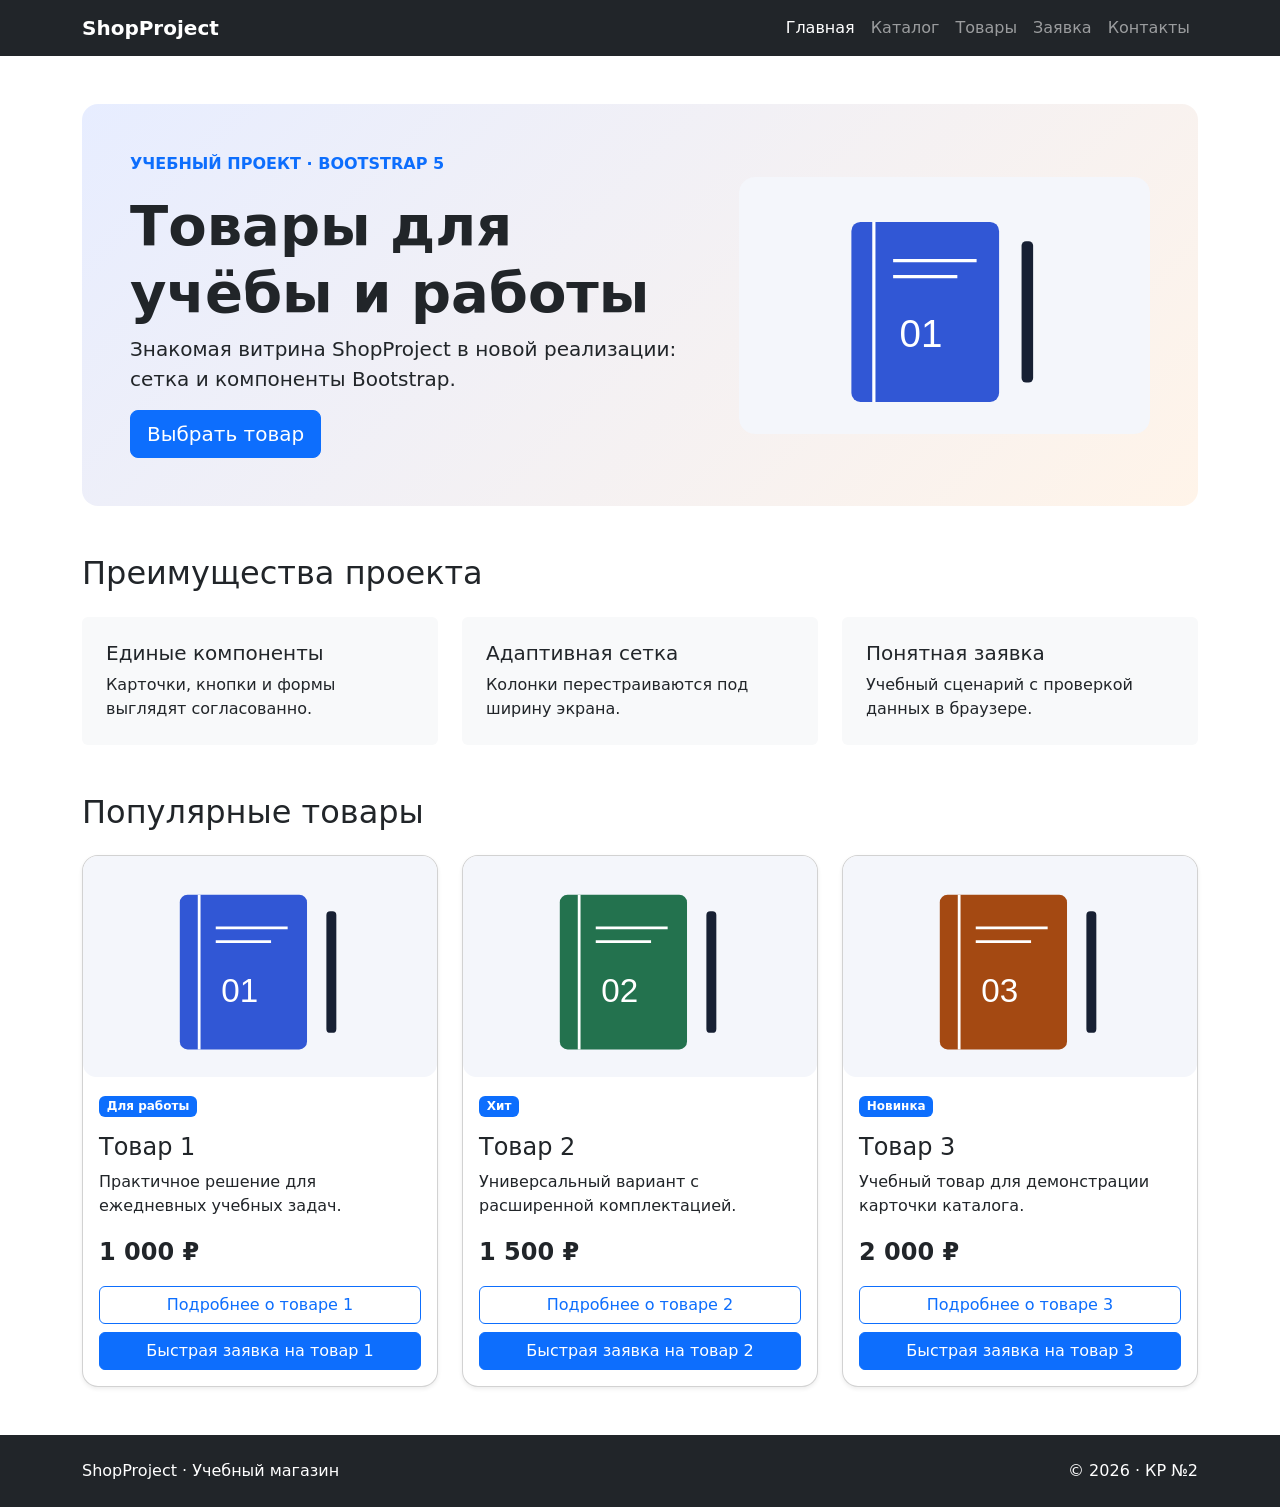
<file: index.html>
<!DOCTYPE html>
<html lang="ru">
  <head>
    <meta charset="UTF-8">
    <meta name="viewport" content="width=device-width, initial-scale=1.0">
    <meta name="description" content="Главная: учебный магазин ShopProject на Bootstrap.">
    <title>Главная — ShopProject Bootstrap</title>
    <link rel="stylesheet" href="vendor/bootstrap/css/bootstrap.min.css">
    <link rel="stylesheet" href="css/custom.css">
  </head>
  <body>
    <header>
      <nav class="navbar navbar-expand-lg bg-dark navbar-dark">
        <div class="container">
          <a class="navbar-brand fw-bold" href="index.html">ShopProject</a>
          <button class="navbar-toggler" type="button" data-bs-toggle="collapse" data-bs-target="#mainNavbar" aria-controls="mainNavbar" aria-expanded="false" aria-label="Открыть меню">
            <span class="navbar-toggler-icon"></span>
          </button>
          <div class="collapse navbar-collapse" id="mainNavbar">
            <ul class="navbar-nav ms-auto">
              <li class="nav-item">
                <a class="nav-link active" href="index.html" aria-current="page">Главная</a>
              </li>
              <li class="nav-item">
                <a class="nav-link" href="catalog.html">Каталог</a>
              </li>
              <li class="nav-item">
                <a class="nav-link" href="product.html">Товары</a>
              </li>
              <li class="nav-item">
                <a class="nav-link" href="order.html">Заявка</a>
              </li>
              <li class="nav-item">
                <a class="nav-link" href="contacts.html">Контакты</a>
              </li>
            </ul>
          </div>
        </div>
      </nav>
    </header>
    <main class="container my-5">
      <section class="hero p-4 p-lg-5 rounded-4 mb-5">
        <div class="row g-4 align-items-center">
          <div class="col-12 col-md-7">
            <p class="text-primary fw-bold text-uppercase">Учебный проект · Bootstrap 5</p>
            <h1 class="display-4 fw-bold">Товары для учёбы и работы</h1>
            <p class="lead">Знакомая витрина ShopProject в новой реализации: сетка и компоненты Bootstrap.</p>
            <a class="btn btn-primary btn-lg" href="#popular">Выбрать товар</a>
          </div>
          <div class="col-12 col-md-5">
            <img src="images/product-1.svg" class="img-fluid rounded-4" width="640" height="400" alt="Блокнот и ручка из учебного набора">
          </div>
        </div>
      </section>
      <section class="mb-5" id="about">
        <h2 class="mb-4">Преимущества проекта</h2>
        <div class="row g-4">
          <div class="col-12 col-md-4">
            <div class="bg-light p-4 rounded h-100">
              <h3 class="h5">Единые компоненты</h3>
              <p class="mb-0">Карточки, кнопки и формы выглядят согласованно.</p>
            </div>
          </div>
          <div class="col-12 col-md-4">
            <div class="bg-light p-4 rounded h-100">
              <h3 class="h5">Адаптивная сетка</h3>
              <p class="mb-0">Колонки перестраиваются под ширину экрана.</p>
            </div>
          </div>
          <div class="col-12 col-md-4">
            <div class="bg-light p-4 rounded h-100">
              <h3 class="h5">Понятная заявка</h3>
              <p class="mb-0">Учебный сценарий с проверкой данных в браузере.</p>
            </div>
          </div>
        </div>
      </section>
      <section id="popular">
        <h2 class="mb-4">Популярные товары</h2>
        <div class="row g-4">
          <div class="col-12 col-md-6 col-lg-4">
            <article class="card h-100 shadow-sm">
              <img src="images/product-1.svg" class="card-img-top" width="640" height="400" alt="Учебный товар 1: набор блокнотов">
              <div class="card-body d-flex flex-column">
                <p>
                  <span class="badge text-bg-primary">Для работы</span>
                </p>
                <h3 class="h4 card-title">Товар 1</h3>
                <p class="card-text">Практичное решение для ежедневных учебных задач.</p>
                <p class="fs-4 fw-bold">1 000 ₽</p>
                <div class="mt-auto d-grid gap-2">
                  <a class="btn btn-outline-primary" href="product.html#product-1">Подробнее о товаре 1</a>
                  <button class="btn btn-primary" type="button" data-bs-toggle="modal" data-bs-target="#orderModal" data-product="1">Быстрая заявка на товар 1</button>
                </div>
              </div>
            </article>
          </div>
          <div class="col-12 col-md-6 col-lg-4">
            <article class="card h-100 shadow-sm">
              <img src="images/product-2.svg" class="card-img-top" width="640" height="400" alt="Учебный товар 2: набор блокнотов">
              <div class="card-body d-flex flex-column">
                <p>
                  <span class="badge text-bg-primary">Хит</span>
                </p>
                <h3 class="h4 card-title">Товар 2</h3>
                <p class="card-text">Универсальный вариант с расширенной комплектацией.</p>
                <p class="fs-4 fw-bold">1 500 ₽</p>
                <div class="mt-auto d-grid gap-2">
                  <a class="btn btn-outline-primary" href="product.html#product-2">Подробнее о товаре 2</a>
                  <button class="btn btn-primary" type="button" data-bs-toggle="modal" data-bs-target="#orderModal" data-product="2">Быстрая заявка на товар 2</button>
                </div>
              </div>
            </article>
          </div>
          <div class="col-12 col-md-6 col-lg-4">
            <article class="card h-100 shadow-sm">
              <img src="images/product-3.svg" class="card-img-top" width="640" height="400" alt="Учебный товар 3: набор блокнотов">
              <div class="card-body d-flex flex-column">
                <p>
                  <span class="badge text-bg-primary">Новинка</span>
                </p>
                <h3 class="h4 card-title">Товар 3</h3>
                <p class="card-text">Учебный товар для демонстрации карточки каталога.</p>
                <p class="fs-4 fw-bold">2 000 ₽</p>
                <div class="mt-auto d-grid gap-2">
                  <a class="btn btn-outline-primary" href="product.html#product-3">Подробнее о товаре 3</a>
                  <button class="btn btn-primary" type="button" data-bs-toggle="modal" data-bs-target="#orderModal" data-product="3">Быстрая заявка на товар 3</button>
                </div>
              </div>
            </article>
          </div>
        </div>
      </section>
    </main>
    <footer class="bg-dark text-white py-4">
      <div class="container d-flex flex-column flex-md-row justify-content-between gap-2">
        <span>ShopProject · Учебный магазин</span>
        <span>© 2026 · КР №2</span>
      </div>
    </footer>
    <div class="modal fade" id="orderModal" tabindex="-1" aria-labelledby="orderModalLabel" aria-hidden="true">
      <div class="modal-dialog modal-dialog-centered modal-dialog-scrollable">
        <div class="modal-content">
          <div class="modal-header">
            <h2 class="modal-title fs-5" id="orderModalLabel">Быстрая заявка</h2>
            <button class="btn-close" type="button" data-bs-dismiss="modal" aria-label="Закрыть окно"></button>
          </div>
          <div class="modal-body">
            <p class="text-body-secondary">Учебная форма: данные никуда не отправляются.</p>
            <form class="order-form" id="quick-form" novalidate>
              <div class="row g-3">
                <div class="col-12">
                  <label class="form-label" for="quick-product">Товар</label>
                  <select class="form-select" id="quick-product" name="product" required>
                    <option value="1">Товар 1 — 1 000 ₽</option>
                    <option value="2">Товар 2 — 1 500 ₽</option>
                    <option value="3">Товар 3 — 2 000 ₽</option>
                  </select>
                </div>
                <div class="col-12 col-md-6">
                  <label class="form-label" for="quick-name">Имя</label>
                  <input class="form-control" id="quick-name" name="name" autocomplete="given-name" minlength="2" required>
                  <div class="invalid-feedback">Введите имя, не менее двух символов.</div>
                </div>
                <div class="col-12 col-md-6">
                  <label class="form-label" for="quick-email">E-mail</label>
                  <input class="form-control" type="email" id="quick-email" name="email" autocomplete="email" required>
                  <div class="invalid-feedback">Введите корректный e-mail.</div>
                </div>
                <div class="col-12 col-md-6">
                  <label class="form-label" for="quick-phone">Телефон</label>
                  <div class="input-group">
                    <span class="input-group-text" id="quick-code">+7</span>
                    <input class="form-control" type="tel" inputmode="numeric" id="quick-phone" name="phone" pattern="[0-9]{10}" aria-describedby="quick-code quick-phone-help" required>
                  </div>
                  <div class="form-text" id="quick-phone-help">10 цифр без +7, например 9000000000.</div>
                </div>
                <div class="col-12 col-md-6">
                  <label class="form-label" for="quick-quantity">Количество</label>
                  <input class="form-control" id="quick-quantity" name="quantity" type="number" value="1" min="1" max="10" required>
                </div>
                <div class="col-12">
                  <label class="form-label" for="quick-comment">Комментарий</label>
                  <textarea class="form-control" id="quick-comment" name="comment" rows="3"></textarea>
                </div>
                <div class="col-12">
                  <div class="form-check">
                    <input class="form-check-input" type="checkbox" id="quick-agreement" name="agreement" required>
                    <label class="form-check-label" for="quick-agreement">Согласен на обработку данных</label>
                    <div class="invalid-feedback">Необходимо согласие.</div>
                  </div>
                </div>
              </div>
              <div class="d-flex flex-wrap gap-2 mt-4">
                <button type="submit" class="btn btn-primary">Проверить заявку</button>
                <button type="button" class="btn btn-secondary" data-bs-dismiss="modal">Отмена</button>
              </div>
              <p class="alert alert-success mt-3 mb-0" role="status" hidden>Заявка проверена. Данные не отправлены.</p>
            </form>
          </div>
        </div>
      </div>
    </div>
    <script src="vendor/bootstrap/js/bootstrap.bundle.min.js"></script>
    <script src="js/main.js"></script>
  </body>
</html>
</file>
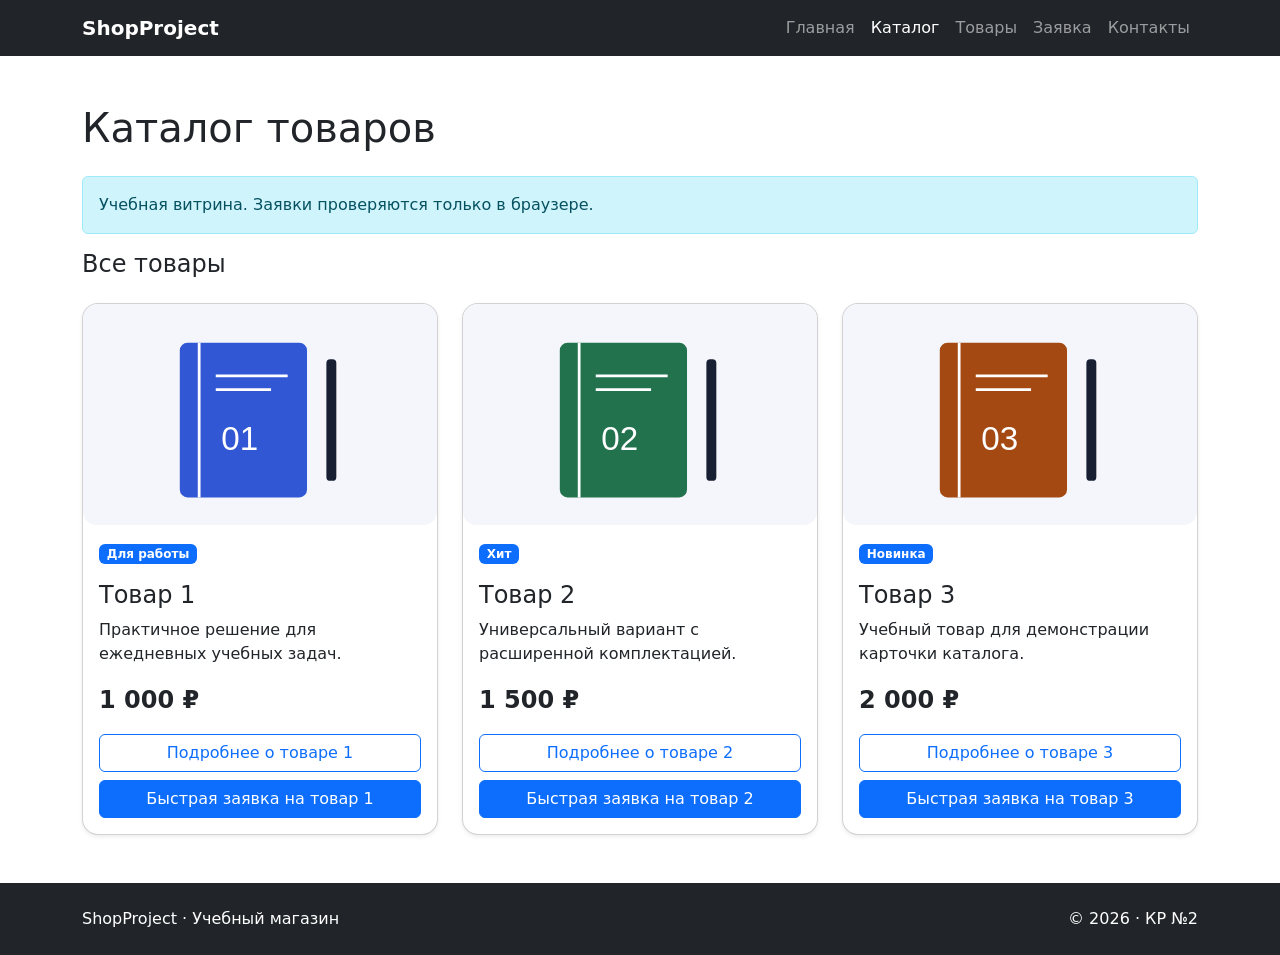
<file: catalog.html>
<!DOCTYPE html>
<html lang="ru">
  <head>
    <meta charset="UTF-8">
    <meta name="viewport" content="width=device-width, initial-scale=1.0">
    <meta name="description" content="Каталог: учебный магазин ShopProject на Bootstrap.">
    <title>Каталог — ShopProject Bootstrap</title>
    <link rel="stylesheet" href="vendor/bootstrap/css/bootstrap.min.css">
    <link rel="stylesheet" href="css/custom.css">
  </head>
  <body>
    <header>
      <nav class="navbar navbar-expand-lg bg-dark navbar-dark">
        <div class="container">
          <a class="navbar-brand fw-bold" href="index.html">ShopProject</a>
          <button class="navbar-toggler" type="button" data-bs-toggle="collapse" data-bs-target="#mainNavbar" aria-controls="mainNavbar" aria-expanded="false" aria-label="Открыть меню">
            <span class="navbar-toggler-icon"></span>
          </button>
          <div class="collapse navbar-collapse" id="mainNavbar">
            <ul class="navbar-nav ms-auto">
              <li class="nav-item">
                <a class="nav-link" href="index.html">Главная</a>
              </li>
              <li class="nav-item">
                <a class="nav-link active" href="catalog.html" aria-current="page">Каталог</a>
              </li>
              <li class="nav-item">
                <a class="nav-link" href="product.html">Товары</a>
              </li>
              <li class="nav-item">
                <a class="nav-link" href="order.html">Заявка</a>
              </li>
              <li class="nav-item">
                <a class="nav-link" href="contacts.html">Контакты</a>
              </li>
            </ul>
          </div>
        </div>
      </nav>
    </header>
    <main class="container my-5">
      <h1 class="mb-4">Каталог товаров</h1>
      <div class="alert alert-info" role="note">Учебная витрина. Заявки проверяются только в браузере.</div>
      <section aria-labelledby="catalog-heading">
        <h2 class="h4 mb-4" id="catalog-heading">Все товары</h2>
        <div class="row g-4">
          <div class="col-12 col-md-6 col-lg-4">
            <article class="card h-100 shadow-sm">
              <img src="images/product-1.svg" class="card-img-top" width="640" height="400" alt="Учебный товар 1: набор блокнотов">
              <div class="card-body d-flex flex-column">
                <p>
                  <span class="badge text-bg-primary">Для работы</span>
                </p>
                <h3 class="h4 card-title">Товар 1</h3>
                <p class="card-text">Практичное решение для ежедневных учебных задач.</p>
                <p class="fs-4 fw-bold">1 000 ₽</p>
                <div class="mt-auto d-grid gap-2">
                  <a class="btn btn-outline-primary" href="product.html#product-1">Подробнее о товаре 1</a>
                  <button class="btn btn-primary" type="button" data-bs-toggle="modal" data-bs-target="#orderModal" data-product="1">Быстрая заявка на товар 1</button>
                </div>
              </div>
            </article>
          </div>
          <div class="col-12 col-md-6 col-lg-4">
            <article class="card h-100 shadow-sm">
              <img src="images/product-2.svg" class="card-img-top" width="640" height="400" alt="Учебный товар 2: набор блокнотов">
              <div class="card-body d-flex flex-column">
                <p>
                  <span class="badge text-bg-primary">Хит</span>
                </p>
                <h3 class="h4 card-title">Товар 2</h3>
                <p class="card-text">Универсальный вариант с расширенной комплектацией.</p>
                <p class="fs-4 fw-bold">1 500 ₽</p>
                <div class="mt-auto d-grid gap-2">
                  <a class="btn btn-outline-primary" href="product.html#product-2">Подробнее о товаре 2</a>
                  <button class="btn btn-primary" type="button" data-bs-toggle="modal" data-bs-target="#orderModal" data-product="2">Быстрая заявка на товар 2</button>
                </div>
              </div>
            </article>
          </div>
          <div class="col-12 col-md-6 col-lg-4">
            <article class="card h-100 shadow-sm">
              <img src="images/product-3.svg" class="card-img-top" width="640" height="400" alt="Учебный товар 3: набор блокнотов">
              <div class="card-body d-flex flex-column">
                <p>
                  <span class="badge text-bg-primary">Новинка</span>
                </p>
                <h3 class="h4 card-title">Товар 3</h3>
                <p class="card-text">Учебный товар для демонстрации карточки каталога.</p>
                <p class="fs-4 fw-bold">2 000 ₽</p>
                <div class="mt-auto d-grid gap-2">
                  <a class="btn btn-outline-primary" href="product.html#product-3">Подробнее о товаре 3</a>
                  <button class="btn btn-primary" type="button" data-bs-toggle="modal" data-bs-target="#orderModal" data-product="3">Быстрая заявка на товар 3</button>
                </div>
              </div>
            </article>
          </div>
        </div>
      </section>
    </main>
    <footer class="bg-dark text-white py-4">
      <div class="container d-flex flex-column flex-md-row justify-content-between gap-2">
        <span>ShopProject · Учебный магазин</span>
        <span>© 2026 · КР №2</span>
      </div>
    </footer>
    <div class="modal fade" id="orderModal" tabindex="-1" aria-labelledby="orderModalLabel" aria-hidden="true">
      <div class="modal-dialog modal-dialog-centered modal-dialog-scrollable">
        <div class="modal-content">
          <div class="modal-header">
            <h2 class="modal-title fs-5" id="orderModalLabel">Быстрая заявка</h2>
            <button class="btn-close" type="button" data-bs-dismiss="modal" aria-label="Закрыть окно"></button>
          </div>
          <div class="modal-body">
            <p class="text-body-secondary">Учебная форма: данные никуда не отправляются.</p>
            <form class="order-form" id="quick-form" novalidate>
              <div class="row g-3">
                <div class="col-12">
                  <label class="form-label" for="quick-product">Товар</label>
                  <select class="form-select" id="quick-product" name="product" required>
                    <option value="1">Товар 1 — 1 000 ₽</option>
                    <option value="2">Товар 2 — 1 500 ₽</option>
                    <option value="3">Товар 3 — 2 000 ₽</option>
                  </select>
                </div>
                <div class="col-12 col-md-6">
                  <label class="form-label" for="quick-name">Имя</label>
                  <input class="form-control" id="quick-name" name="name" autocomplete="given-name" minlength="2" required>
                  <div class="invalid-feedback">Введите имя, не менее двух символов.</div>
                </div>
                <div class="col-12 col-md-6">
                  <label class="form-label" for="quick-email">E-mail</label>
                  <input class="form-control" type="email" id="quick-email" name="email" autocomplete="email" required>
                  <div class="invalid-feedback">Введите корректный e-mail.</div>
                </div>
                <div class="col-12 col-md-6">
                  <label class="form-label" for="quick-phone">Телефон</label>
                  <div class="input-group">
                    <span class="input-group-text" id="quick-code">+7</span>
                    <input class="form-control" type="tel" inputmode="numeric" id="quick-phone" name="phone" pattern="[0-9]{10}" aria-describedby="quick-code quick-phone-help" required>
                  </div>
                  <div class="form-text" id="quick-phone-help">10 цифр без +7, например 9000000000.</div>
                </div>
                <div class="col-12 col-md-6">
                  <label class="form-label" for="quick-quantity">Количество</label>
                  <input class="form-control" id="quick-quantity" name="quantity" type="number" value="1" min="1" max="10" required>
                </div>
                <div class="col-12">
                  <label class="form-label" for="quick-comment">Комментарий</label>
                  <textarea class="form-control" id="quick-comment" name="comment" rows="3"></textarea>
                </div>
                <div class="col-12">
                  <div class="form-check">
                    <input class="form-check-input" type="checkbox" id="quick-agreement" name="agreement" required>
                    <label class="form-check-label" for="quick-agreement">Согласен на обработку данных</label>
                    <div class="invalid-feedback">Необходимо согласие.</div>
                  </div>
                </div>
              </div>
              <div class="d-flex flex-wrap gap-2 mt-4">
                <button type="submit" class="btn btn-primary">Проверить заявку</button>
                <button type="button" class="btn btn-secondary" data-bs-dismiss="modal">Отмена</button>
              </div>
              <p class="alert alert-success mt-3 mb-0" role="status" hidden>Заявка проверена. Данные не отправлены.</p>
            </form>
          </div>
        </div>
      </div>
    </div>
    <script src="vendor/bootstrap/js/bootstrap.bundle.min.js"></script>
    <script src="js/main.js"></script>
  </body>
</html>
</file>
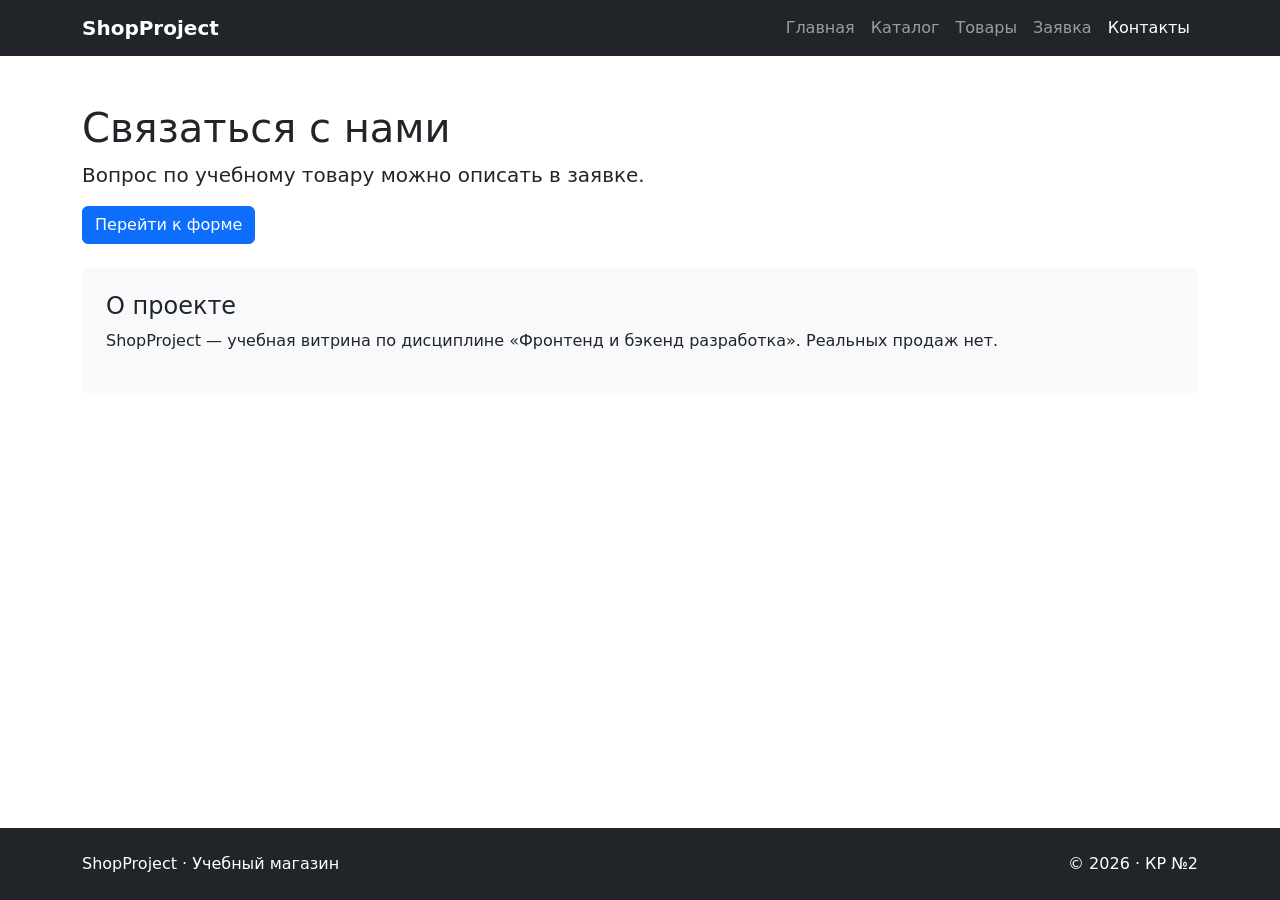
<file: contacts.html>
<!DOCTYPE html>
<html lang="ru">
  <head>
    <meta charset="UTF-8">
    <meta name="viewport" content="width=device-width, initial-scale=1.0">
    <meta name="description" content="Контакты: учебный магазин ShopProject на Bootstrap.">
    <title>Контакты — ShopProject Bootstrap</title>
    <link rel="stylesheet" href="vendor/bootstrap/css/bootstrap.min.css">
    <link rel="stylesheet" href="css/custom.css">
  </head>
  <body>
    <header>
      <nav class="navbar navbar-expand-lg bg-dark navbar-dark">
        <div class="container">
          <a class="navbar-brand fw-bold" href="index.html">ShopProject</a>
          <button class="navbar-toggler" type="button" data-bs-toggle="collapse" data-bs-target="#mainNavbar" aria-controls="mainNavbar" aria-expanded="false" aria-label="Открыть меню">
            <span class="navbar-toggler-icon"></span>
          </button>
          <div class="collapse navbar-collapse" id="mainNavbar">
            <ul class="navbar-nav ms-auto">
              <li class="nav-item">
                <a class="nav-link" href="index.html">Главная</a>
              </li>
              <li class="nav-item">
                <a class="nav-link" href="catalog.html">Каталог</a>
              </li>
              <li class="nav-item">
                <a class="nav-link" href="product.html">Товары</a>
              </li>
              <li class="nav-item">
                <a class="nav-link" href="order.html">Заявка</a>
              </li>
              <li class="nav-item">
                <a class="nav-link active" href="contacts.html" aria-current="page">Контакты</a>
              </li>
            </ul>
          </div>
        </div>
      </nav>
    </header>
    <main class="container my-5">
      <h1>Связаться с нами</h1>
      <p class="lead">Вопрос по учебному товару можно описать в заявке.</p>
      <a class="btn btn-primary mb-4" href="order.html">Перейти к форме</a>
      <section class="p-4 bg-light rounded">
        <h2 class="h4">О проекте</h2>
        <p>ShopProject — учебная витрина по дисциплине «Фронтенд и бэкенд разработка». Реальных продаж нет.</p>
      </section>
    </main>
    <footer class="bg-dark text-white py-4">
      <div class="container d-flex flex-column flex-md-row justify-content-between gap-2">
        <span>ShopProject · Учебный магазин</span>
        <span>© 2026 · КР №2</span>
      </div>
    </footer>
    <div class="modal fade" id="orderModal" tabindex="-1" aria-labelledby="orderModalLabel" aria-hidden="true">
      <div class="modal-dialog modal-dialog-centered modal-dialog-scrollable">
        <div class="modal-content">
          <div class="modal-header">
            <h2 class="modal-title fs-5" id="orderModalLabel">Быстрая заявка</h2>
            <button class="btn-close" type="button" data-bs-dismiss="modal" aria-label="Закрыть окно"></button>
          </div>
          <div class="modal-body">
            <p class="text-body-secondary">Учебная форма: данные никуда не отправляются.</p>
            <form class="order-form" id="quick-form" novalidate>
              <div class="row g-3">
                <div class="col-12">
                  <label class="form-label" for="quick-product">Товар</label>
                  <select class="form-select" id="quick-product" name="product" required>
                    <option value="1">Товар 1 — 1 000 ₽</option>
                    <option value="2">Товар 2 — 1 500 ₽</option>
                    <option value="3">Товар 3 — 2 000 ₽</option>
                  </select>
                </div>
                <div class="col-12 col-md-6">
                  <label class="form-label" for="quick-name">Имя</label>
                  <input class="form-control" id="quick-name" name="name" autocomplete="given-name" minlength="2" required>
                  <div class="invalid-feedback">Введите имя, не менее двух символов.</div>
                </div>
                <div class="col-12 col-md-6">
                  <label class="form-label" for="quick-email">E-mail</label>
                  <input class="form-control" type="email" id="quick-email" name="email" autocomplete="email" required>
                  <div class="invalid-feedback">Введите корректный e-mail.</div>
                </div>
                <div class="col-12 col-md-6">
                  <label class="form-label" for="quick-phone">Телефон</label>
                  <div class="input-group">
                    <span class="input-group-text" id="quick-code">+7</span>
                    <input class="form-control" type="tel" inputmode="numeric" id="quick-phone" name="phone" pattern="[0-9]{10}" aria-describedby="quick-code quick-phone-help" required>
                  </div>
                  <div class="form-text" id="quick-phone-help">10 цифр без +7, например 9000000000.</div>
                </div>
                <div class="col-12 col-md-6">
                  <label class="form-label" for="quick-quantity">Количество</label>
                  <input class="form-control" id="quick-quantity" name="quantity" type="number" value="1" min="1" max="10" required>
                </div>
                <div class="col-12">
                  <label class="form-label" for="quick-comment">Комментарий</label>
                  <textarea class="form-control" id="quick-comment" name="comment" rows="3"></textarea>
                </div>
                <div class="col-12">
                  <div class="form-check">
                    <input class="form-check-input" type="checkbox" id="quick-agreement" name="agreement" required>
                    <label class="form-check-label" for="quick-agreement">Согласен на обработку данных</label>
                    <div class="invalid-feedback">Необходимо согласие.</div>
                  </div>
                </div>
              </div>
              <div class="d-flex flex-wrap gap-2 mt-4">
                <button type="submit" class="btn btn-primary">Проверить заявку</button>
                <button type="button" class="btn btn-secondary" data-bs-dismiss="modal">Отмена</button>
              </div>
              <p class="alert alert-success mt-3 mb-0" role="status" hidden>Заявка проверена. Данные не отправлены.</p>
            </form>
          </div>
        </div>
      </div>
    </div>
    <script src="vendor/bootstrap/js/bootstrap.bundle.min.js"></script>
    <script src="js/main.js"></script>
  </body>
</html>
</file>
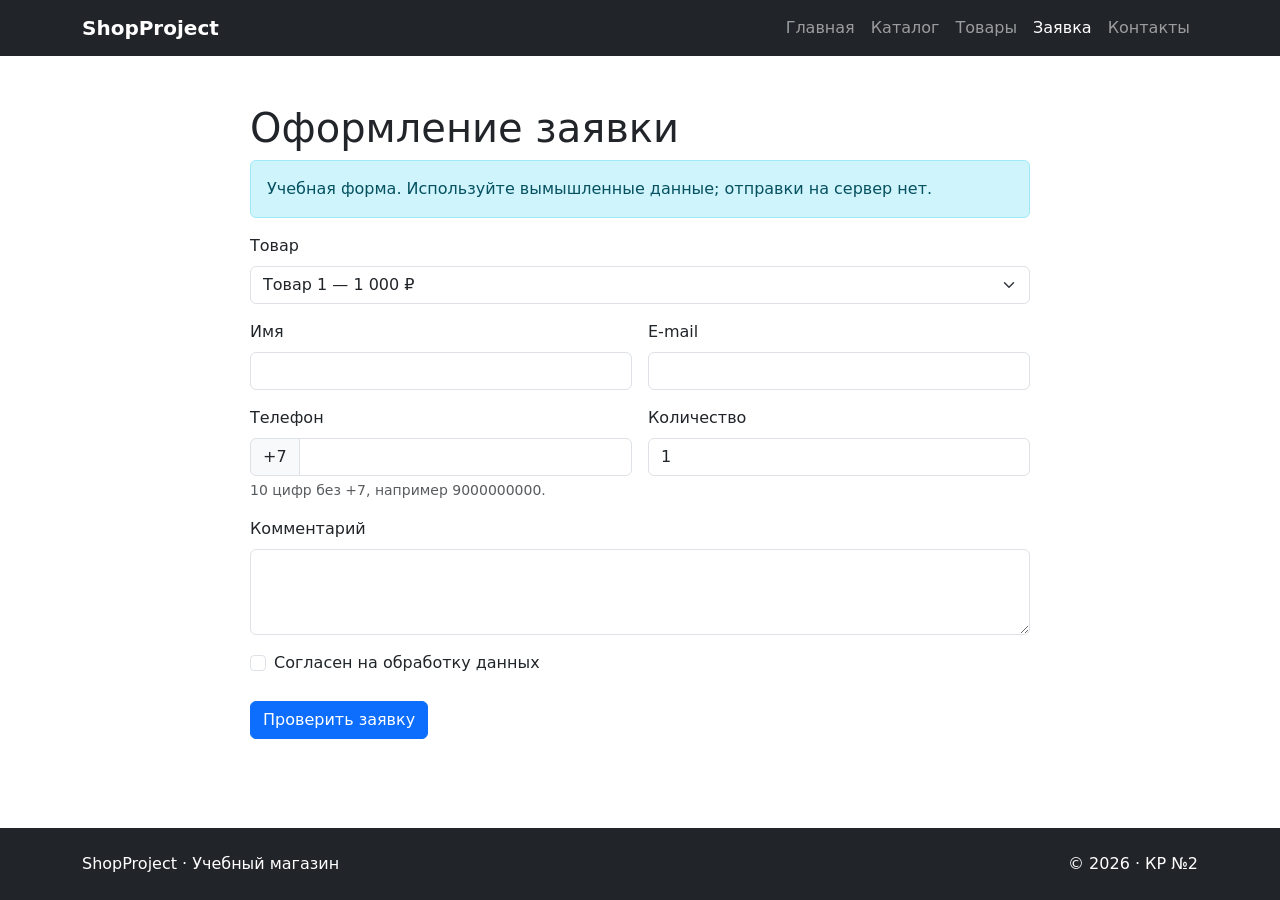
<file: order.html>
<!DOCTYPE html>
<html lang="ru">
  <head>
    <meta charset="UTF-8">
    <meta name="viewport" content="width=device-width, initial-scale=1.0">
    <meta name="description" content="Оформление заявки: учебный магазин ShopProject на Bootstrap.">
    <title>Оформление заявки — ShopProject Bootstrap</title>
    <link rel="stylesheet" href="vendor/bootstrap/css/bootstrap.min.css">
    <link rel="stylesheet" href="css/custom.css">
  </head>
  <body>
    <header>
      <nav class="navbar navbar-expand-lg bg-dark navbar-dark">
        <div class="container">
          <a class="navbar-brand fw-bold" href="index.html">ShopProject</a>
          <button class="navbar-toggler" type="button" data-bs-toggle="collapse" data-bs-target="#mainNavbar" aria-controls="mainNavbar" aria-expanded="false" aria-label="Открыть меню">
            <span class="navbar-toggler-icon"></span>
          </button>
          <div class="collapse navbar-collapse" id="mainNavbar">
            <ul class="navbar-nav ms-auto">
              <li class="nav-item">
                <a class="nav-link" href="index.html">Главная</a>
              </li>
              <li class="nav-item">
                <a class="nav-link" href="catalog.html">Каталог</a>
              </li>
              <li class="nav-item">
                <a class="nav-link" href="product.html">Товары</a>
              </li>
              <li class="nav-item">
                <a class="nav-link active" href="order.html" aria-current="page">Заявка</a>
              </li>
              <li class="nav-item">
                <a class="nav-link" href="contacts.html">Контакты</a>
              </li>
            </ul>
          </div>
        </div>
      </nav>
    </header>
    <main class="container my-5">
      <section class="order-page mx-auto">
        <h1>Оформление заявки</h1>
        <p class="alert alert-info">Учебная форма. Используйте вымышленные данные; отправки на сервер нет.</p>
        <form class="order-form" id="page-form" novalidate>
          <div class="row g-3">
            <div class="col-12">
              <label class="form-label" for="page-product">Товар</label>
              <select class="form-select" id="page-product" name="product" required>
                <option value="1">Товар 1 — 1 000 ₽</option>
                <option value="2">Товар 2 — 1 500 ₽</option>
                <option value="3">Товар 3 — 2 000 ₽</option>
              </select>
            </div>
            <div class="col-12 col-md-6">
              <label class="form-label" for="page-name">Имя</label>
              <input class="form-control" id="page-name" name="name" autocomplete="given-name" minlength="2" required>
              <div class="invalid-feedback">Введите имя, не менее двух символов.</div>
            </div>
            <div class="col-12 col-md-6">
              <label class="form-label" for="page-email">E-mail</label>
              <input class="form-control" type="email" id="page-email" name="email" autocomplete="email" required>
              <div class="invalid-feedback">Введите корректный e-mail.</div>
            </div>
            <div class="col-12 col-md-6">
              <label class="form-label" for="page-phone">Телефон</label>
              <div class="input-group">
                <span class="input-group-text" id="page-code">+7</span>
                <input class="form-control" type="tel" inputmode="numeric" id="page-phone" name="phone" pattern="[0-9]{10}" aria-describedby="page-code page-phone-help" required>
              </div>
              <div class="form-text" id="page-phone-help">10 цифр без +7, например 9000000000.</div>
            </div>
            <div class="col-12 col-md-6">
              <label class="form-label" for="page-quantity">Количество</label>
              <input class="form-control" id="page-quantity" name="quantity" type="number" value="1" min="1" max="10" required>
            </div>
            <div class="col-12">
              <label class="form-label" for="page-comment">Комментарий</label>
              <textarea class="form-control" id="page-comment" name="comment" rows="3"></textarea>
            </div>
            <div class="col-12">
              <div class="form-check">
                <input class="form-check-input" type="checkbox" id="page-agreement" name="agreement" required>
                <label class="form-check-label" for="page-agreement">Согласен на обработку данных</label>
                <div class="invalid-feedback">Необходимо согласие.</div>
              </div>
            </div>
          </div>
          <button class="btn btn-primary mt-4" type="submit">Проверить заявку</button>
          <p class="alert alert-success mt-3" role="status" hidden>Заявка проверена. Данные не отправлены.</p>
        </form>
      </section>
    </main>
    <footer class="bg-dark text-white py-4">
      <div class="container d-flex flex-column flex-md-row justify-content-between gap-2">
        <span>ShopProject · Учебный магазин</span>
        <span>© 2026 · КР №2</span>
      </div>
    </footer>
    <div class="modal fade" id="orderModal" tabindex="-1" aria-labelledby="orderModalLabel" aria-hidden="true">
      <div class="modal-dialog modal-dialog-centered modal-dialog-scrollable">
        <div class="modal-content">
          <div class="modal-header">
            <h2 class="modal-title fs-5" id="orderModalLabel">Быстрая заявка</h2>
            <button class="btn-close" type="button" data-bs-dismiss="modal" aria-label="Закрыть окно"></button>
          </div>
          <div class="modal-body">
            <p class="text-body-secondary">Учебная форма: данные никуда не отправляются.</p>
            <form class="order-form" id="quick-form" novalidate>
              <div class="row g-3">
                <div class="col-12">
                  <label class="form-label" for="quick-product">Товар</label>
                  <select class="form-select" id="quick-product" name="product" required>
                    <option value="1">Товар 1 — 1 000 ₽</option>
                    <option value="2">Товар 2 — 1 500 ₽</option>
                    <option value="3">Товар 3 — 2 000 ₽</option>
                  </select>
                </div>
                <div class="col-12 col-md-6">
                  <label class="form-label" for="quick-name">Имя</label>
                  <input class="form-control" id="quick-name" name="name" autocomplete="given-name" minlength="2" required>
                  <div class="invalid-feedback">Введите имя, не менее двух символов.</div>
                </div>
                <div class="col-12 col-md-6">
                  <label class="form-label" for="quick-email">E-mail</label>
                  <input class="form-control" type="email" id="quick-email" name="email" autocomplete="email" required>
                  <div class="invalid-feedback">Введите корректный e-mail.</div>
                </div>
                <div class="col-12 col-md-6">
                  <label class="form-label" for="quick-phone">Телефон</label>
                  <div class="input-group">
                    <span class="input-group-text" id="quick-code">+7</span>
                    <input class="form-control" type="tel" inputmode="numeric" id="quick-phone" name="phone" pattern="[0-9]{10}" aria-describedby="quick-code quick-phone-help" required>
                  </div>
                  <div class="form-text" id="quick-phone-help">10 цифр без +7, например 9000000000.</div>
                </div>
                <div class="col-12 col-md-6">
                  <label class="form-label" for="quick-quantity">Количество</label>
                  <input class="form-control" id="quick-quantity" name="quantity" type="number" value="1" min="1" max="10" required>
                </div>
                <div class="col-12">
                  <label class="form-label" for="quick-comment">Комментарий</label>
                  <textarea class="form-control" id="quick-comment" name="comment" rows="3"></textarea>
                </div>
                <div class="col-12">
                  <div class="form-check">
                    <input class="form-check-input" type="checkbox" id="quick-agreement" name="agreement" required>
                    <label class="form-check-label" for="quick-agreement">Согласен на обработку данных</label>
                    <div class="invalid-feedback">Необходимо согласие.</div>
                  </div>
                </div>
              </div>
              <div class="d-flex flex-wrap gap-2 mt-4">
                <button type="submit" class="btn btn-primary">Проверить заявку</button>
                <button type="button" class="btn btn-secondary" data-bs-dismiss="modal">Отмена</button>
              </div>
              <p class="alert alert-success mt-3 mb-0" role="status" hidden>Заявка проверена. Данные не отправлены.</p>
            </form>
          </div>
        </div>
      </div>
    </div>
    <script src="vendor/bootstrap/js/bootstrap.bundle.min.js"></script>
    <script src="js/main.js"></script>
  </body>
</html>
</file>
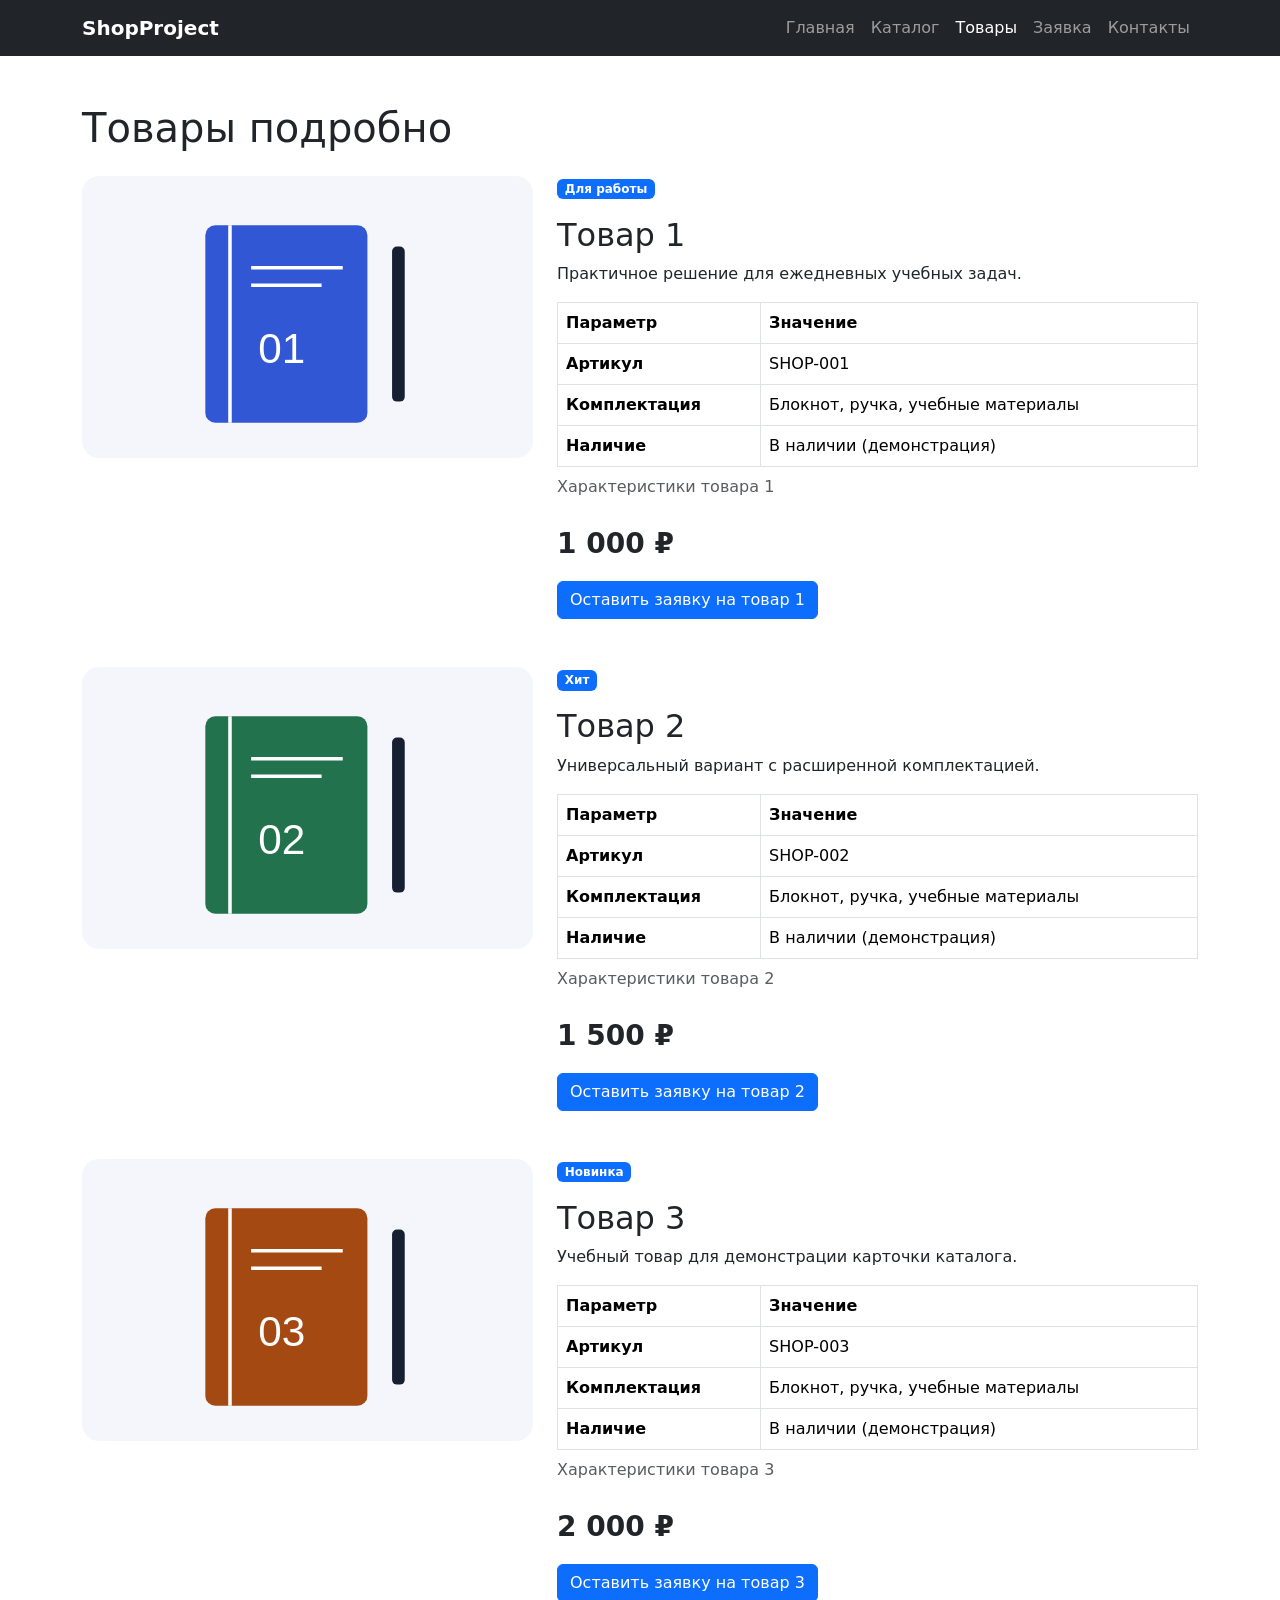
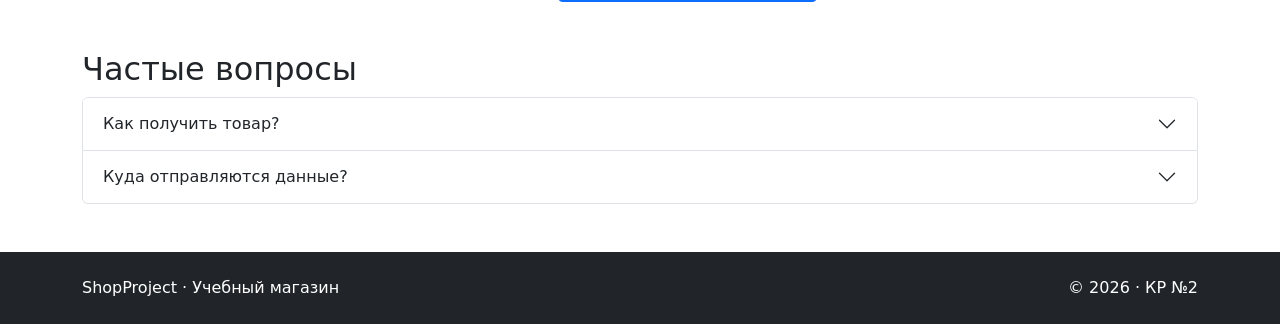
<file: product.html>
<!DOCTYPE html>
<html lang="ru">
  <head>
    <meta charset="UTF-8">
    <meta name="viewport" content="width=device-width, initial-scale=1.0">
    <meta name="description" content="Описание товаров: учебный магазин ShopProject на Bootstrap.">
    <title>Описание товаров — ShopProject Bootstrap</title>
    <link rel="stylesheet" href="vendor/bootstrap/css/bootstrap.min.css">
    <link rel="stylesheet" href="css/custom.css">
  </head>
  <body>
    <header>
      <nav class="navbar navbar-expand-lg bg-dark navbar-dark">
        <div class="container">
          <a class="navbar-brand fw-bold" href="index.html">ShopProject</a>
          <button class="navbar-toggler" type="button" data-bs-toggle="collapse" data-bs-target="#mainNavbar" aria-controls="mainNavbar" aria-expanded="false" aria-label="Открыть меню">
            <span class="navbar-toggler-icon"></span>
          </button>
          <div class="collapse navbar-collapse" id="mainNavbar">
            <ul class="navbar-nav ms-auto">
              <li class="nav-item">
                <a class="nav-link" href="index.html">Главная</a>
              </li>
              <li class="nav-item">
                <a class="nav-link" href="catalog.html">Каталог</a>
              </li>
              <li class="nav-item">
                <a class="nav-link active" href="product.html" aria-current="page">Товары</a>
              </li>
              <li class="nav-item">
                <a class="nav-link" href="order.html">Заявка</a>
              </li>
              <li class="nav-item">
                <a class="nav-link" href="contacts.html">Контакты</a>
              </li>
            </ul>
          </div>
        </div>
      </nav>
    </header>
    <main class="container my-5">
      <h1 class="mb-4">Товары подробно</h1>
      <article class="row g-4 mb-5" id="product-1">
        <div class="col-12 col-md-5">
          <img src="images/product-1.svg" class="img-fluid rounded" width="640" height="400" alt="Учебный товар 1: набор блокнотов">
        </div>
        <div class="col-12 col-md-7">
          <span class="badge text-bg-primary">Для работы</span>
          <h2 class="mt-3">Товар 1</h2>
          <p>Практичное решение для ежедневных учебных задач.</p>
          <div class="table-responsive">
            <table class="table table-bordered">
              <caption>Характеристики товара 1</caption>
              <thead>
                <tr>
                  <th scope="col">Параметр</th>
                  <th scope="col">Значение</th>
                </tr>
              </thead>
              <tbody>
                <tr>
                  <th scope="row">Артикул</th>
                  <td>SHOP-001</td>
                </tr>
                <tr>
                  <th scope="row">Комплектация</th>
                  <td>Блокнот, ручка, учебные материалы</td>
                </tr>
                <tr>
                  <th scope="row">Наличие</th>
                  <td>В наличии (демонстрация)</td>
                </tr>
              </tbody>
            </table>
          </div>
          <p class="fs-3 fw-bold">1 000 ₽</p>
          <a class="btn btn-primary" href="order.html?product=1">Оставить заявку на товар 1</a>
        </div>
      </article>
      <article class="row g-4 mb-5" id="product-2">
        <div class="col-12 col-md-5">
          <img src="images/product-2.svg" class="img-fluid rounded" width="640" height="400" alt="Учебный товар 2: набор блокнотов">
        </div>
        <div class="col-12 col-md-7">
          <span class="badge text-bg-primary">Хит</span>
          <h2 class="mt-3">Товар 2</h2>
          <p>Универсальный вариант с расширенной комплектацией.</p>
          <div class="table-responsive">
            <table class="table table-bordered">
              <caption>Характеристики товара 2</caption>
              <thead>
                <tr>
                  <th scope="col">Параметр</th>
                  <th scope="col">Значение</th>
                </tr>
              </thead>
              <tbody>
                <tr>
                  <th scope="row">Артикул</th>
                  <td>SHOP-002</td>
                </tr>
                <tr>
                  <th scope="row">Комплектация</th>
                  <td>Блокнот, ручка, учебные материалы</td>
                </tr>
                <tr>
                  <th scope="row">Наличие</th>
                  <td>В наличии (демонстрация)</td>
                </tr>
              </tbody>
            </table>
          </div>
          <p class="fs-3 fw-bold">1 500 ₽</p>
          <a class="btn btn-primary" href="order.html?product=2">Оставить заявку на товар 2</a>
        </div>
      </article>
      <article class="row g-4 mb-5" id="product-3">
        <div class="col-12 col-md-5">
          <img src="images/product-3.svg" class="img-fluid rounded" width="640" height="400" alt="Учебный товар 3: набор блокнотов">
        </div>
        <div class="col-12 col-md-7">
          <span class="badge text-bg-primary">Новинка</span>
          <h2 class="mt-3">Товар 3</h2>
          <p>Учебный товар для демонстрации карточки каталога.</p>
          <div class="table-responsive">
            <table class="table table-bordered">
              <caption>Характеристики товара 3</caption>
              <thead>
                <tr>
                  <th scope="col">Параметр</th>
                  <th scope="col">Значение</th>
                </tr>
              </thead>
              <tbody>
                <tr>
                  <th scope="row">Артикул</th>
                  <td>SHOP-003</td>
                </tr>
                <tr>
                  <th scope="row">Комплектация</th>
                  <td>Блокнот, ручка, учебные материалы</td>
                </tr>
                <tr>
                  <th scope="row">Наличие</th>
                  <td>В наличии (демонстрация)</td>
                </tr>
              </tbody>
            </table>
          </div>
          <p class="fs-3 fw-bold">2 000 ₽</p>
          <a class="btn btn-primary" href="order.html?product=3">Оставить заявку на товар 3</a>
        </div>
      </article>
      <section aria-labelledby="faq-title">
        <h2 id="faq-title">Частые вопросы</h2>
        <div class="accordion" id="faq">
          <div class="accordion-item">
            <h3 class="accordion-header">
              <button class="accordion-button collapsed" type="button" data-bs-toggle="collapse" data-bs-target="#faqDelivery" aria-expanded="false" aria-controls="faqDelivery">Как получить товар?</button>
            </h3>
            <div id="faqDelivery" class="accordion-collapse collapse" data-bs-parent="#faq">
              <div class="accordion-body">Это учебный магазин. Реальная оплата и доставка не выполняются.</div>
            </div>
          </div>
          <div class="accordion-item">
            <h3 class="accordion-header">
              <button class="accordion-button collapsed" type="button" data-bs-toggle="collapse" data-bs-target="#faqData" aria-expanded="false" aria-controls="faqData">Куда отправляются данные?</button>
            </h3>
            <div id="faqData" class="accordion-collapse collapse" data-bs-parent="#faq">
              <div class="accordion-body">Данные остаются в форме и сбрасываются после успешной проверки.</div>
            </div>
          </div>
        </div>
      </section>
    </main>
    <footer class="bg-dark text-white py-4">
      <div class="container d-flex flex-column flex-md-row justify-content-between gap-2">
        <span>ShopProject · Учебный магазин</span>
        <span>© 2026 · КР №2</span>
      </div>
    </footer>
    <div class="modal fade" id="orderModal" tabindex="-1" aria-labelledby="orderModalLabel" aria-hidden="true">
      <div class="modal-dialog modal-dialog-centered modal-dialog-scrollable">
        <div class="modal-content">
          <div class="modal-header">
            <h2 class="modal-title fs-5" id="orderModalLabel">Быстрая заявка</h2>
            <button class="btn-close" type="button" data-bs-dismiss="modal" aria-label="Закрыть окно"></button>
          </div>
          <div class="modal-body">
            <p class="text-body-secondary">Учебная форма: данные никуда не отправляются.</p>
            <form class="order-form" id="quick-form" novalidate>
              <div class="row g-3">
                <div class="col-12">
                  <label class="form-label" for="quick-product">Товар</label>
                  <select class="form-select" id="quick-product" name="product" required>
                    <option value="1">Товар 1 — 1 000 ₽</option>
                    <option value="2">Товар 2 — 1 500 ₽</option>
                    <option value="3">Товар 3 — 2 000 ₽</option>
                  </select>
                </div>
                <div class="col-12 col-md-6">
                  <label class="form-label" for="quick-name">Имя</label>
                  <input class="form-control" id="quick-name" name="name" autocomplete="given-name" minlength="2" required>
                  <div class="invalid-feedback">Введите имя, не менее двух символов.</div>
                </div>
                <div class="col-12 col-md-6">
                  <label class="form-label" for="quick-email">E-mail</label>
                  <input class="form-control" type="email" id="quick-email" name="email" autocomplete="email" required>
                  <div class="invalid-feedback">Введите корректный e-mail.</div>
                </div>
                <div class="col-12 col-md-6">
                  <label class="form-label" for="quick-phone">Телефон</label>
                  <div class="input-group">
                    <span class="input-group-text" id="quick-code">+7</span>
                    <input class="form-control" type="tel" inputmode="numeric" id="quick-phone" name="phone" pattern="[0-9]{10}" aria-describedby="quick-code quick-phone-help" required>
                  </div>
                  <div class="form-text" id="quick-phone-help">10 цифр без +7, например 9000000000.</div>
                </div>
                <div class="col-12 col-md-6">
                  <label class="form-label" for="quick-quantity">Количество</label>
                  <input class="form-control" id="quick-quantity" name="quantity" type="number" value="1" min="1" max="10" required>
                </div>
                <div class="col-12">
                  <label class="form-label" for="quick-comment">Комментарий</label>
                  <textarea class="form-control" id="quick-comment" name="comment" rows="3"></textarea>
                </div>
                <div class="col-12">
                  <div class="form-check">
                    <input class="form-check-input" type="checkbox" id="quick-agreement" name="agreement" required>
                    <label class="form-check-label" for="quick-agreement">Согласен на обработку данных</label>
                    <div class="invalid-feedback">Необходимо согласие.</div>
                  </div>
                </div>
              </div>
              <div class="d-flex flex-wrap gap-2 mt-4">
                <button type="submit" class="btn btn-primary">Проверить заявку</button>
                <button type="button" class="btn btn-secondary" data-bs-dismiss="modal">Отмена</button>
              </div>
              <p class="alert alert-success mt-3 mb-0" role="status" hidden>Заявка проверена. Данные не отправлены.</p>
            </form>
          </div>
        </div>
      </div>
    </div>
    <script src="vendor/bootstrap/js/bootstrap.bundle.min.js"></script>
    <script src="js/main.js"></script>
  </body>
</html>
</file>
<file: css/custom.css>
/* Bootstrap отвечает за сетку; здесь только оформление ShopProject. */
body { min-height: 100vh; display: flex; flex-direction: column; }
main { flex: 1; }
.hero { background: linear-gradient(135deg, #e7edff, #fff4e9); }
.card { border-radius: 1rem; overflow: hidden; }
.card-img-top { height: auto; }
:target { scroll-margin-top: 24px; }
.order-page { max-width: 780px; }
a:focus-visible, button:focus-visible { outline: 3px solid #3157d5; outline-offset: 3px; }
[hidden] { display: none !important; }
</file>
